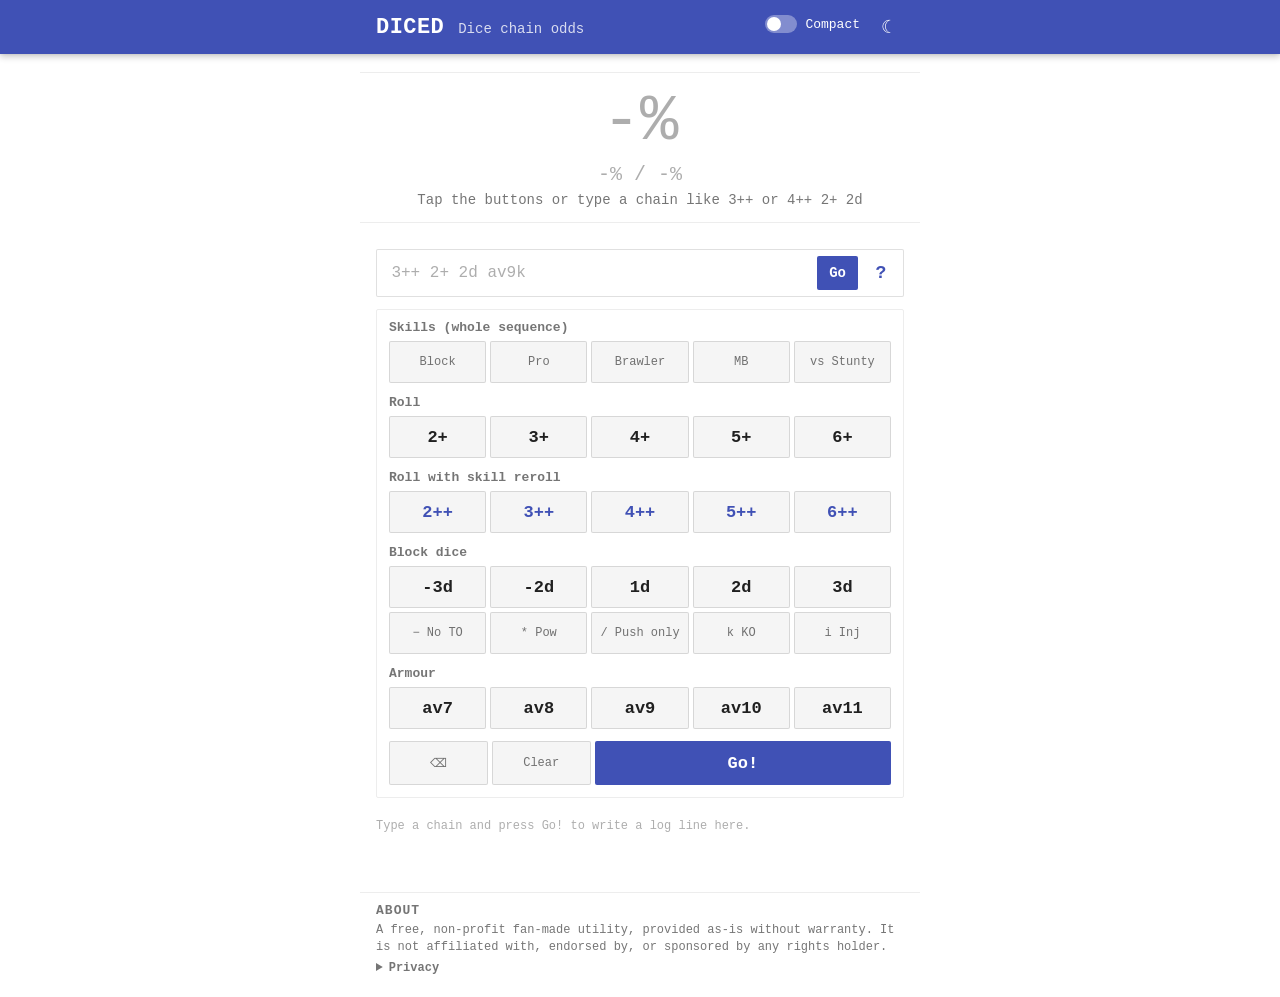
<file: docs/index.html>
<!doctype html>
<html lang="en">
  <head>
    <meta charset="utf-8">
    <meta name="viewport" content="width=device-width, initial-scale=1, viewport-fit=cover">
    <title>DICED</title>
    <meta name="description" content="Offline dice-chain odds calculator for fantasy football board games.">
    <meta name="theme-color" content="#4051b5">
    <meta name="apple-mobile-web-app-capable" content="yes">
    <meta name="mobile-web-app-capable" content="yes">
    <meta name="apple-mobile-web-app-title" content="DICED">
    <meta name="apple-mobile-web-app-status-bar-style" content="default">
    <link rel="manifest" href="manifest.webmanifest">
    <link rel="icon" type="image/png" sizes="32x32" href="icons/favicon-32.png">
    <link rel="apple-touch-icon" href="icons/apple-touch-icon.png">
    <script>
      try {
        const t = localStorage.getItem("dicedTheme");
        if (t === "dark" || t === "light") document.documentElement.dataset.theme = t;
        const c = localStorage.getItem("dicedCompact");
        const phone = /iPhone|iPod|Android.*Mobile|Mobi/i.test(navigator.userAgent) || (matchMedia("(pointer: coarse)").matches && Math.min(screen.width, screen.height) < 600);
        if (c === "1" || (c === null && phone)) document.documentElement.classList.add("compact-pending");
      } catch (_e) {}
    </script>
    <link rel="stylesheet" href="style.css">
    <link rel="stylesheet" href="mobile.css">
  </head>
  <body>
    <div class="page-shell">
      <main class="stage">
        <section class="card">
          <header class="card-header">
            <h1>DICED</h1>
            <p class="tagline">Dice chain odds</p>
            <label class="compact-switch">
              <input type="checkbox" id="compact-toggle">
              <span class="switch-track" aria-hidden="true"></span>
              <span>Compact</span>
            </label>
            <button type="button" class="theme-toggle" id="theme-toggle" aria-label="Toggle dark mode" title="Toggle dark mode">&#9790;</button>
          </header>

          <section class="result-zone idle-state" id="result-zone" aria-live="polite">
            <p class="main-result" id="main-result">-%</p>
            <p class="rr-result" id="rr-result">-% / -%</p>
            <p class="armour-line" id="armour-line" hidden></p>
            <p class="message-line" id="message-line">Tap the buttons or type a chain like 3++ or 4++ 2+ 2d</p>
          </section>

          <form class="sequence-form" id="sequence-form" autocomplete="off">
            <div class="entry-wrap">
              <input
                id="sequence"
                name="sequence"
                type="text"
                placeholder="3++ 2+ 2d av9k"
                autocomplete="off"
                autocapitalize="off"
                autocorrect="off"
                spellcheck="false"
                enterkeyhint="go"
              >
              <button type="submit" class="entry-go" aria-label="Calculate">Go</button>
              <button type="button" id="syntax-help-open" class="icon-button" aria-haspopup="dialog" aria-controls="syntax-help-panel" title="Syntax help">?</button>
            </div>

            <div class="keypad" aria-label="Roll buttons">
              <p class="keypad-label">Skills (whole sequence)</p>
              <div class="key-row toggle-row" id="toggle-row"></div>
              <p class="keypad-label">Roll</p>
              <div class="key-row" data-tokens="2+ 3+ 4+ 5+ 6+"></div>
              <p class="keypad-label">Roll with skill reroll</p>
              <div class="key-row" data-tokens="2++ 3++ 4++ 5++ 6++" data-class="key-rr"></div>
              <p class="keypad-label">Block dice</p>
              <div class="key-row" data-tokens="-3d -2d 1d 2d 3d" data-class="key-block"></div>
              <div class="key-row">
                <button type="button" class="key key-mod" data-suffix="-" title="No turnover: push or better">&minus;<span class="key-word"> No TO</span></button>
                <button type="button" class="key key-mod" data-suffix="*" title="Pow only">*<span class="key-word"> Pow</span></button>
                <button type="button" class="key key-mod" data-suffix="/" title="Push only: exactly a push">/<span class="key-word"> Push only</span></button>
                <button type="button" class="key key-mod" data-suffix="k" title="KO: armour break and KO">k<span class="key-word"> KO</span></button>
                <button type="button" class="key key-mod" data-suffix="i" title="Injury: armour break and casualty">i<span class="key-word"> Inj</span></button>
              </div>
              <p class="keypad-label">Armour</p>
              <div class="key-row" data-tokens="av7 av8 av9 av10 av11" data-class="key-armor"></div>
              <div class="key-row action-row">
                <button type="button" class="key key-ctrl" id="key-back" title="Remove last roll">&#9003;</button>
                <button type="button" class="key key-ctrl" id="key-clear">Clear</button>
                <button type="submit" class="go-button">Go!</button>
              </div>
            </div>
          </form>

          <section class="log-panel" id="log-panel" aria-live="polite"></section>
        </section>
      </main>

      <section class="legal-panel" aria-label="Legal information">
        <p class="legal-title">About</p>
        <p class="legal-text">
          A free, non-profit fan-made utility, provided as-is without warranty. It is not
          affiliated with, endorsed by, or sponsored by any rights holder.
        </p>
        <details class="legal-details">
          <summary>Privacy</summary>
          <p>
            Everything is calculated on your device. Nothing is sent anywhere. Your log,
            theme and layout choice are kept only in this browser's local storage.
          </p>
        </details>
      </section>
    </div>

    <section class="syntax-overlay is-hidden" id="syntax-overlay" aria-hidden="true"></section>
    <section class="syntax-panel is-hidden" id="syntax-help-panel" role="dialog" aria-modal="true" aria-labelledby="syntax-help-title">
      <div class="syntax-panel-header">
        <p id="syntax-help-title" class="syntax-title">Sequence Syntax</p>
        <button type="button" id="syntax-help-close" class="syntax-close-button" aria-label="Close syntax help">Close</button>
      </div>
      <div class="syntax-content">
        <p>Every roll in the chain must succeed. The smaller numbers are with 1 and 2 team rerolls.</p>
        <ul>
          <li><strong>2+</strong> means a D6 roll succeeding on 2 or higher.</li>
          <li><strong>3++</strong> means a 3+ roll with a skill reroll for that die.</li>
          <li>Whitespace and + can be left out: <strong>2+3++4+</strong> and <strong>23++4</strong> mean <strong>2+ 3++ 4+</strong>.</li>
          <li><strong>p</strong> anywhere (or the <strong>Pro</strong> toggle) gives the whole sequence one Pro reroll.</li>
        </ul>
        <p>Block dice:</p>
        <ul>
          <li><strong>1d</strong>, <strong>2d</strong>, <strong>3d</strong>, <strong>-2d</strong>, <strong>-3d</strong> succeed on a knock-down result.</li>
          <li>Add <strong>-</strong> (No turnover: push or better), <strong>*</strong> (Pow only), <strong>/</strong> (Push only).</li>
          <li><strong>b</strong> anywhere (or the <strong>Brawler</strong> toggle) lets every block re-roll one Both Down die.</li>
          <li>The <strong>Block</strong> toggle (or <strong>+</strong> after a block) counts Both Down as a success.</li>
        </ul>
        <p>Armour:</p>
        <ul>
          <li><strong>av9</strong> is a 2D6 armour roll needing 9+.</li>
          <li><strong>k</strong> (KO) or <strong>i</strong> (casualty) adds the injury roll, e.g. <strong>av9k</strong>. Results always list Break / KO / CAS.</li>
          <li><strong>s</strong> anywhere except right after a D6 digit (or <strong>vs Stunty</strong>) uses the Stunty injury table (+1) and turns a Pow* into a Push; <strong>m</strong> (or <strong>MB</strong>) is Mighty Blow.</li>
        </ul>
        <p>Example: <strong>2+ 4+ 2d av9i</strong> with Block and MB on.</p>
      </div>
    </section>

    <script src="engine.js"></script>
    <script src="app.js"></script>
  </body>
</html>
</file>
<file: docs/style.css>
:root {
  --primary: #4051b5;
  --primary-ink: #ffffff;
  --accent: #526cfe;
  --page: #ffffff;
  --card: #ffffff;
  --coaster: #ffffff;
  --line: rgba(0, 0, 0, 0.07);
  --ink: rgba(0, 0, 0, 0.87);
  --muted: rgba(0, 0, 0, 0.54);
  --dots: rgba(0, 0, 0, 0.32);
  --key: #f5f5f5;
  --key-hover: rgba(82, 108, 254, 0.1);
  --key-border: rgba(0, 0, 0, 0.12);
  --error: #d32f2f;
  --gold: var(--primary);
  --blue: var(--primary);
  --button: var(--primary);
  --button-hover: var(--accent);
  --shadow: rgba(0, 0, 0, 0.2);
  --slab: "Roboto Slab", Rockwell, "Rockwell Nova", "Courier New", Georgia, serif;
  --sans: Roboto, -apple-system, BlinkMacSystemFont, Helvetica, Arial, sans-serif;
}

@media (prefers-color-scheme: dark) {
  :root:not([data-theme="light"]) {
    --page: #1e2129;
    --card: #1e2129;
    --coaster: #1e2129;
    --line: rgba(226, 228, 233, 0.12);
    --ink: rgba(226, 228, 233, 0.82);
    --muted: rgba(226, 228, 233, 0.56);
    --dots: rgba(226, 228, 233, 0.32);
    --key: #262a34;
    --key-hover: rgba(82, 108, 254, 0.2);
    --key-border: rgba(226, 228, 233, 0.12);
    --blue: #7e8ff5;
    --error: #ef5350;
    color-scheme: dark;
  }
}

:root[data-theme="dark"] {
  --page: #1e2129;
  --card: #1e2129;
  --coaster: #1e2129;
  --line: rgba(226, 228, 233, 0.12);
  --ink: rgba(226, 228, 233, 0.82);
  --muted: rgba(226, 228, 233, 0.56);
  --dots: rgba(226, 228, 233, 0.32);
  --key: #262a34;
  --key-hover: rgba(82, 108, 254, 0.2);
  --key-border: rgba(226, 228, 233, 0.12);
  --blue: #7e8ff5;
  --error: #ef5350;
  color-scheme: dark;
}

* { box-sizing: border-box; }

body {
  margin: 0;
  min-height: 100vh;
  font-family: var(--slab);
  color: var(--ink);
  background: var(--page);
}

a { color: var(--blue); }

.page-shell { padding-block: 0 24px; }

.stage { display: block; }

.card {
  width: 100%;
  display: grid;
  gap: 18px;
  justify-items: stretch;
}

.card > :not(.card-header) {
  width: 100%;
  max-width: 560px;
  margin: 0 auto;
  padding-inline: 16px;
}

.card-header {
  position: sticky;
  top: env(safe-area-inset-top, 0px);
  z-index: 4;
  display: flex;
  align-items: baseline;
  gap: 14px;
  padding: 12px max(16px, calc((100% - 528px) / 2));
  background: var(--primary);
  color: var(--primary-ink);
  box-shadow: 0 0 0.2rem rgba(0,0,0,0.1), 0 0.2rem 0.4rem rgba(0,0,0,0.2);
}

.card-header h1 {
  margin: 0;
  font-family: var(--slab);
  font-size: 22px;
  font-weight: 700;
  letter-spacing: 0.02em;
  color: inherit;
}

.tagline {
  margin: 0;
  font-size: 14px;
  font-weight: 300;
  opacity: 0.8;
}

.sequence-form { display: grid; gap: 12px; margin-top: 8px !important; }

.entry-wrap { position: relative; }

.entry-wrap input {
  width: 100%;
  height: 48px;
  border: 1px solid var(--key-border);
  border-radius: 2px;
  background: var(--card);
  color: var(--ink);
  font-family: var(--slab);
  font-size: 20px;
  font-weight: 700;
  padding: 0 3.2rem 0 0.9rem;
}

.entry-wrap input::placeholder { color: var(--dots); font-weight: 300; }

.entry-wrap input:focus { outline: none; border-color: var(--accent); box-shadow: 0 0 0 1px var(--accent); }

.icon-button {
  position: absolute;
  right: 6px;
  top: 50%;
  transform: translateY(-50%);
  width: 34px;
  height: 34px;
  border: 0;
  border-radius: 50%;
  background: transparent;
  color: var(--blue);
  font-family: var(--slab);
  font-size: 18px;
  font-weight: 700;
  cursor: pointer;
}

.icon-button:hover { background: var(--key-hover); }

.keypad {
  display: grid;
  gap: 4px;
  padding: 10px 12px 12px;
  border: 1px solid var(--line);
  border-radius: 2px;
}

.keypad-label {
  margin: 8px 0 2px;
  font-size: 13px;
  font-weight: 700;
  color: var(--muted);
}

.keypad-label:first-child { margin-top: 0; }

.key-row { display: grid; grid-template-columns: repeat(5, 1fr); gap: 4px; }

.key {
  min-height: 42px;
  border: 1px solid var(--key-border);
  border-radius: 2px;
  background: var(--key);
  color: var(--ink);
  font-family: var(--slab);
  font-size: 17px;
  font-weight: 700;
  cursor: pointer;
  transition: background 0.125s, color 0.125s, border-color 0.125s;
}

.key:hover { background: var(--key-hover); border-color: var(--accent); color: var(--blue); }

.key-rr { color: var(--blue); }
.key-block, .key-armor { color: var(--ink); }
.key-mod, .key-ctrl { font-size: 12px; font-weight: 400; color: var(--muted); }

.action-row { grid-template-columns: 1fr 3fr; margin-top: 8px; }

.go-button {
  min-height: 44px;
  border: 0;
  border-radius: 2px;
  background: var(--button);
  color: var(--primary-ink);
  font-family: var(--slab);
  font-size: 17px;
  font-weight: 700;
  cursor: pointer;
  transition: background 0.125s;
}

.go-button:hover { background: var(--button-hover); }

.result-zone {
  display: grid;
  place-items: center;
  gap: 6px;
  padding-block: 14px;
  border-top: 1px solid var(--line);
  border-bottom: 1px solid var(--line);
  text-align: center;
}

.main-result {
  margin: 0;
  font-size: clamp(48px, 14vw, 64px);
  font-weight: 300;
  letter-spacing: -0.01em;
  color: var(--blue);
  line-height: 1.1;
}

.rr-result { margin: 0; font-size: 20px; font-weight: 400; color: var(--ink); }

.rr-tag { font-size: 12px; font-weight: 700; color: var(--muted); vertical-align: middle; }

.rr-sep { color: var(--dots); margin: 0 6px; }

.message-line { margin: 0; font-size: 14px; color: var(--muted); }

.idle-state .main-result, .idle-state .rr-result { color: var(--dots); }

.error-state .main-result, .error-state .rr-result, .error-state .message-line { color: var(--error); }

.log-panel { min-height: 120px; overflow-x: auto; }

.log-line {
  margin: 0;
  padding: 2px 0;
  font-family: "Roboto Mono", Menlo, Monaco, Consolas, monospace;
  font-size: 12px;
  line-height: 1.35;
  white-space: pre;
  color: var(--muted);
}

.error-line { color: var(--error); }
.placeholder-line { color: var(--dots); white-space: normal; }

.legal-panel {
  width: 100%;
  max-width: 560px;
  margin: 24px auto 0;
  padding: 10px 16px;
  border-top: 1px solid var(--line);
  color: var(--muted);
}

.legal-title {
  margin: 0 0 4px;
  font-size: 13px;
  font-weight: 700;
  text-transform: uppercase;
  letter-spacing: 0.08em;
}

.legal-text {
  margin: 0 0 6px;
  font-size: 12px;
  line-height: 1.35;
}

.legal-details {
  font-size: 12px;
}

.legal-details summary {
  cursor: pointer;
  font-weight: 700;
}

.legal-details p {
  margin: 6px 0 0;
  line-height: 1.35;
}

.syntax-overlay {
  position: fixed;
  inset: 0;
  background: rgba(0, 0, 0, 0.6);
  z-index: 25;
}

.syntax-panel {
  position: fixed;
  left: 50%;
  top: 50%;
  transform: translate(-50%, -50%);
  width: 430px;
  max-width: calc(100vw - 28px);
  padding: 12px 14px;
  background: var(--card);
  border: 1px solid var(--line);
  border-radius: 2px;
  box-shadow: 0 14px 34px rgba(0, 0, 0, 0.22);
  z-index: 30;
}

.syntax-panel.is-hidden,
.syntax-overlay.is-hidden {
  display: none;
}

.syntax-panel-header {
  display: flex;
  align-items: center;
  justify-content: space-between;
  gap: 10px;
  margin-bottom: 8px;
}

.syntax-title {
  margin: 0;
  font-size: 13px;
  font-weight: 700;
  text-transform: uppercase;
  letter-spacing: 0.08em;
  color: var(--gold);
}

.syntax-close-button {
  color: #fff !important;
  border: 0;
  border-radius: 8px;
  padding: 5px 8px;
  background: var(--button);
  color: #1a1a1a;
  font-size: 11px;
  font-weight: 700;
  cursor: pointer;
}

.syntax-close-button:hover {
  background: var(--button-hover);
}

.syntax-content {
  font-size: 12px;
  line-height: 1.35;
  color: var(--muted);
}

.syntax-content p {
  margin: 0 0 8px;
}

.syntax-content ul {
  margin: 0 0 10px;
  padding-left: 18px;
}

.syntax-content li + li {
  margin-top: 4px;
}
/* Compact switch */
.compact-switch {
  margin-left: auto;
  display: inline-flex;
  align-items: center;
  gap: 8px;
  font-size: 13px;
  cursor: pointer;
  user-select: none;
}

.compact-switch input { position: absolute; opacity: 0; pointer-events: none; }

.switch-track {
  position: relative;
  width: 32px;
  height: 18px;
  border-radius: 9px;
  background: rgba(255, 255, 255, 0.35);
  transition: background 0.15s;
}

.switch-track::after {
  content: "";
  position: absolute;
  top: 2px;
  left: 2px;
  width: 14px;
  height: 14px;
  border-radius: 50%;
  background: #fff;
  transition: transform 0.15s;
}

.compact-switch input:checked + .switch-track { background: rgba(255, 255, 255, 0.8); }
.compact-switch input:checked + .switch-track::after { transform: translateX(14px); background: var(--primary); }
.compact-switch input:focus-visible + .switch-track { outline: 2px solid #fff; outline-offset: 2px; }

/* Compact layout: half-size keys, sections paired side by side, no labels */
body.compact .card { gap: 10px; }
body.compact .card-header { padding-block: 6px; }
body.compact .card-header h1 { font-size: 17px; }
body.compact .tagline { display: none; }
body.compact .result-zone { padding-block: 6px; gap: 2px; }
body.compact .main-result { font-size: 34px; }
body.compact .rr-result { font-size: 14px; }
body.compact .message-line { font-size: 12px; }
body.compact .entry-wrap input { height: 34px; font-size: 15px; }
body.compact .icon-button { width: 26px; height: 26px; font-size: 14px; }
body.compact .keypad {
  grid-template-columns: 1fr 1fr;
  column-gap: 10px;
  row-gap: 3px;
  padding: 6px;
}
body.compact .keypad-label, body.compact .key-word { display: none; }
body.compact .key-row { gap: 3px; }
body.compact .key { min-height: 26px; font-size: 13px; }
body.compact .key-mod, body.compact .key-ctrl { font-size: 12px; }
body.compact .action-row { grid-column: 1 / -1; margin-top: 3px; }
body.compact .go-button { min-height: 28px; font-size: 14px; }
body.compact .log-panel { min-height: 60px; }
body.compact .log-line { font-size: 10px; }

/* Large mode: trim trailing space */
.page-shell { padding-block: 0 12px; }
.log-panel { min-height: 64px; }
.legal-panel { margin-top: 12px; }

/* Compact: square card, input + keypad anchored to the bottom */
body.compact .card {
  display: flex;
  flex-direction: column;
  width: min(480px, 100%);
  aspect-ratio: 1 / 1;
  margin: 0 auto;
  gap: 8px;
  padding-bottom: 8px;
  overflow: hidden;
}
body.compact .card-header { padding-inline: 12px; }
body.compact .card > :not(.card-header) { padding-inline: 10px; }
body.compact .result-zone { order: 1; }
body.compact .log-panel { order: 2; flex: 1 1 auto; min-height: 0; overflow: auto; }
body.compact .sequence-form { order: 3; margin-top: 0 !important; }
body.compact .card { border: 1px solid var(--line); border-top: 0; box-shadow: 0 0.2rem 0.4rem rgba(0,0,0,0.12); }
body.compact .legal-panel { width: min(480px, 100%); }
body.compact .result-zone { margin-top: auto; }
body.compact .log-panel { flex: 0 0 auto; max-height: 4.2em; }

/* Compact v3: tight 5-column stack, square card sized to content */
body.compact .card {
  width: min(340px, 100%);
  aspect-ratio: 1 / 1;
  gap: 4px;
  padding-bottom: 4px;
}
body.compact .card-header { padding-block: 4px; }
body.compact .card > :not(.card-header) { padding-inline: 6px; }
body.compact .result-zone { margin-top: 0; padding-block: 2px; gap: 0; border: 0; }
body.compact .main-result { font-size: 30px; }
body.compact .rr-result { font-size: 12px; }
body.compact .message-line { display: none; }
body.compact .log-panel { flex: 1 1 auto; max-height: none; min-height: 1.3em; }
body.compact .log-line { padding: 0; }
body.compact .sequence-form { gap: 3px; }
body.compact .entry-wrap input { height: 28px; font-size: 14px; }
body.compact .icon-button { width: 22px; height: 22px; font-size: 12px; right: 3px; }
body.compact .keypad { grid-template-columns: 1fr; padding: 0; border: 0; row-gap: 2px; }
body.compact .key-row { gap: 2px; }
body.compact .key { min-height: 22px; font-size: 12px; }
body.compact .key-mod, body.compact .key-ctrl { font-size: 11px; }
body.compact .action-row { margin-top: 2px; }
body.compact .go-button { min-height: 24px; font-size: 13px; }

/* Theme toggle */
.theme-toggle {
  width: 30px;
  height: 30px;
  border: 0;
  border-radius: 50%;
  background: transparent;
  color: #fff;
  font-size: 18px;
  line-height: 1;
  cursor: pointer;
}
.theme-toggle:hover { background: rgba(255, 255, 255, 0.15); }
.theme-toggle:focus-visible { outline: 2px solid #fff; outline-offset: 1px; }
body.compact .theme-toggle { width: 22px; height: 22px; font-size: 13px; }

/* Dimmer dark-mode controls */
@media (prefers-color-scheme: dark) {
  :root:not([data-theme="light"]) {
    --key: #22252d; --key-hover: rgba(82,108,254,0.14); --key-border: rgba(226,228,233,0.08);
    --ink: rgba(226,228,233,0.7); --blue: #8c97d6; --button: #2f3c85; --button-hover: #3a4aa3; --primary: #2f3c85;
  }
}
:root[data-theme="dark"] {
  --key: #22252d; --key-hover: rgba(82,108,254,0.14); --key-border: rgba(226,228,233,0.08);
  --ink: rgba(226,228,233,0.7); --blue: #8c97d6; --button: #2f3c85; --button-hover: #3a4aa3; --primary: #2f3c85;
}
body.compact .log-panel { display: none; }
body.compact .sequence-form { flex: 1 1 auto; display: flex; flex-direction: column; }
body.compact .keypad { flex: 1 1 auto; grid-auto-rows: 1fr; }

/* Pro toggle key */
.key-toggle { display: grid; place-items: center; user-select: none; }
.key-toggle input { position: absolute; opacity: 0; pointer-events: none; }
.key-toggle:has(input:checked) { background: var(--button); border-color: var(--button); color: #fff; }
.key-toggle:has(input:focus-visible) { outline: 2px solid var(--accent); outline-offset: 1px; }

.armour-line { margin: 0; font-size: 15px; font-weight: 700; color: var(--ink); }
body.compact .armour-line { font-size: 11px; }
.toggle-row .key-toggle { font-size: 12px; }
body.compact .action-row { grid-template-columns: 1fr; }
.action-row { grid-template-columns: 1fr; }

.action-row, body.compact .action-row { grid-template-columns: 1fr 1fr 3fr; }
</file>
<file: docs/mobile.css>
/* Phone / installed-app tweaks layered on top of the shared style.css. */

html { -webkit-text-size-adjust: 100%; }

body {
  padding-left: env(safe-area-inset-left, 0px);
  padding-right: env(safe-area-inset-right, 0px);
  padding-bottom: env(safe-area-inset-bottom, 0px);
  overscroll-behavior: none;
}

/* Header sits under the notch / status bar when installed full-screen. */
.card-header {
  padding-top: max(12px, env(safe-area-inset-top, 0px));
  /* The padding already clears the notch; sticking at the inset as well
     pushed the bar down over the results in the home-screen app. */
  top: 0;
}
body.compact .card-header { padding-top: max(4px, env(safe-area-inset-top, 0px)); }

/* Thumb-friendly keys, no double-tap zoom, no grey tap flash. */
.key, .go-button, .icon-button, .theme-toggle, .compact-switch {
  touch-action: manipulation;
  -webkit-tap-highlight-color: transparent;
  -webkit-user-select: none;
  user-select: none;
}

/* 16px stops iOS from zooming into the input on focus. */
.entry-wrap input { font-size: max(16px, 1em); }

@media (max-width: 480px) {
  .key { min-height: 46px; }
  .keypad { padding: 8px; }
  .card > :not(.card-header) { padding-inline: 10px; }
  .tagline { display: none; }
}

/* Compact on a phone: fill the screen width, keep it square-ish. */
@media (max-width: 480px) {
  body.compact .card { width: 100%; aspect-ratio: auto; border: 0; box-shadow: none; }
  body.compact .key { min-height: 36px; font-size: 14px; }
  body.compact .go-button { min-height: 40px; }
  body.compact .entry-wrap input { height: 38px; }
}

/* Avoid a flash of the large layout when compact was saved. */
html.compact-pending .card { visibility: hidden; }

/* Let narrow phones (320px) shrink key columns instead of overflowing. */
.key-row { grid-template-columns: repeat(5, minmax(0, 1fr)); }
.key { overflow: hidden; }
.action-row, body.compact .action-row { grid-template-columns: minmax(0, 1fr) minmax(0, 1fr) minmax(0, 3fr); }

/* Small Go button inside the entry field, left of the ? button. */
.entry-wrap input { padding-right: 6.2rem; }
.entry-go {
  position: absolute;
  right: 46px;
  top: 50%;
  transform: translateY(-50%);
  height: 34px;
  padding: 0 12px;
  border: 0;
  border-radius: 2px;
  background: var(--button);
  color: #fff;
  font-family: var(--slab);
  font-size: 14px;
  font-weight: 700;
  cursor: pointer;
  touch-action: manipulation;
  -webkit-tap-highlight-color: transparent;
}
.entry-go:hover { background: var(--button-hover); }
body.compact .entry-wrap input { padding-right: 4.6rem; }
body.compact .entry-go { right: 32px; height: 24px; padding: 0 8px; font-size: 12px; }
</file>
